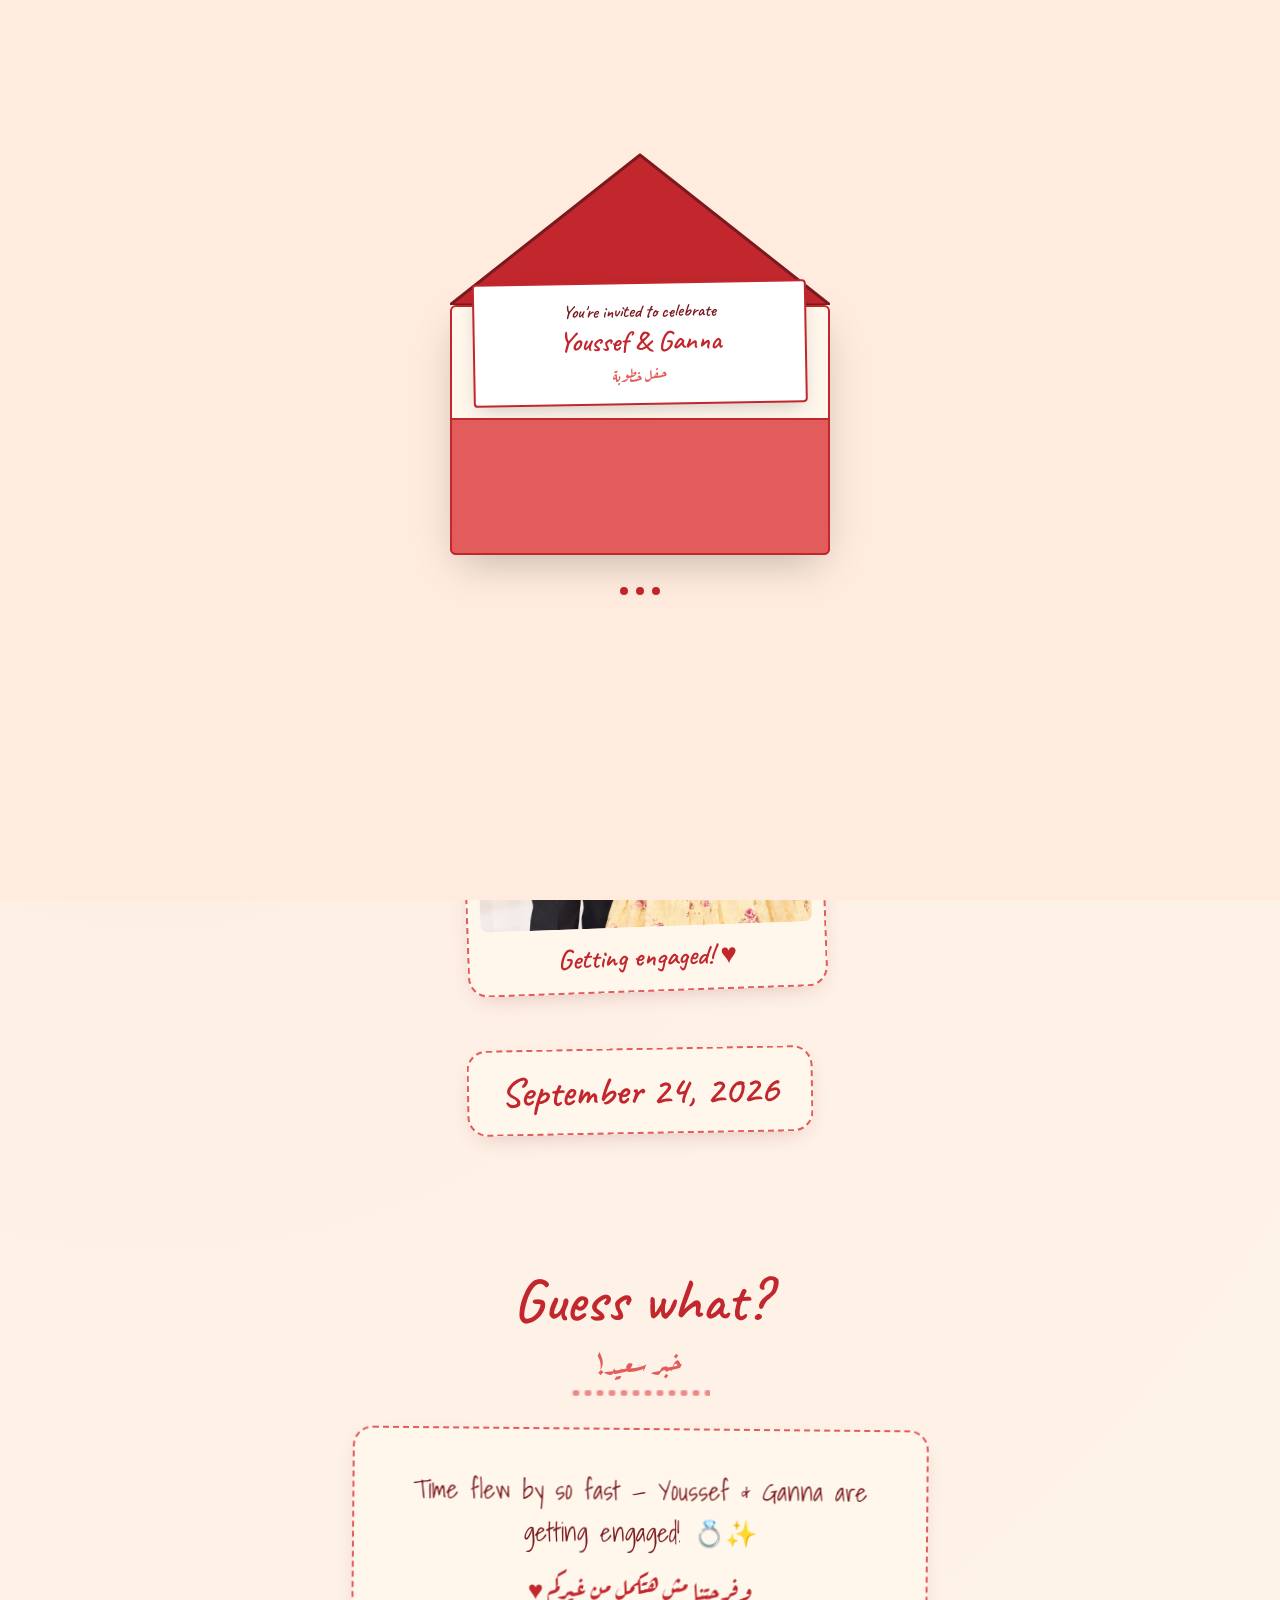
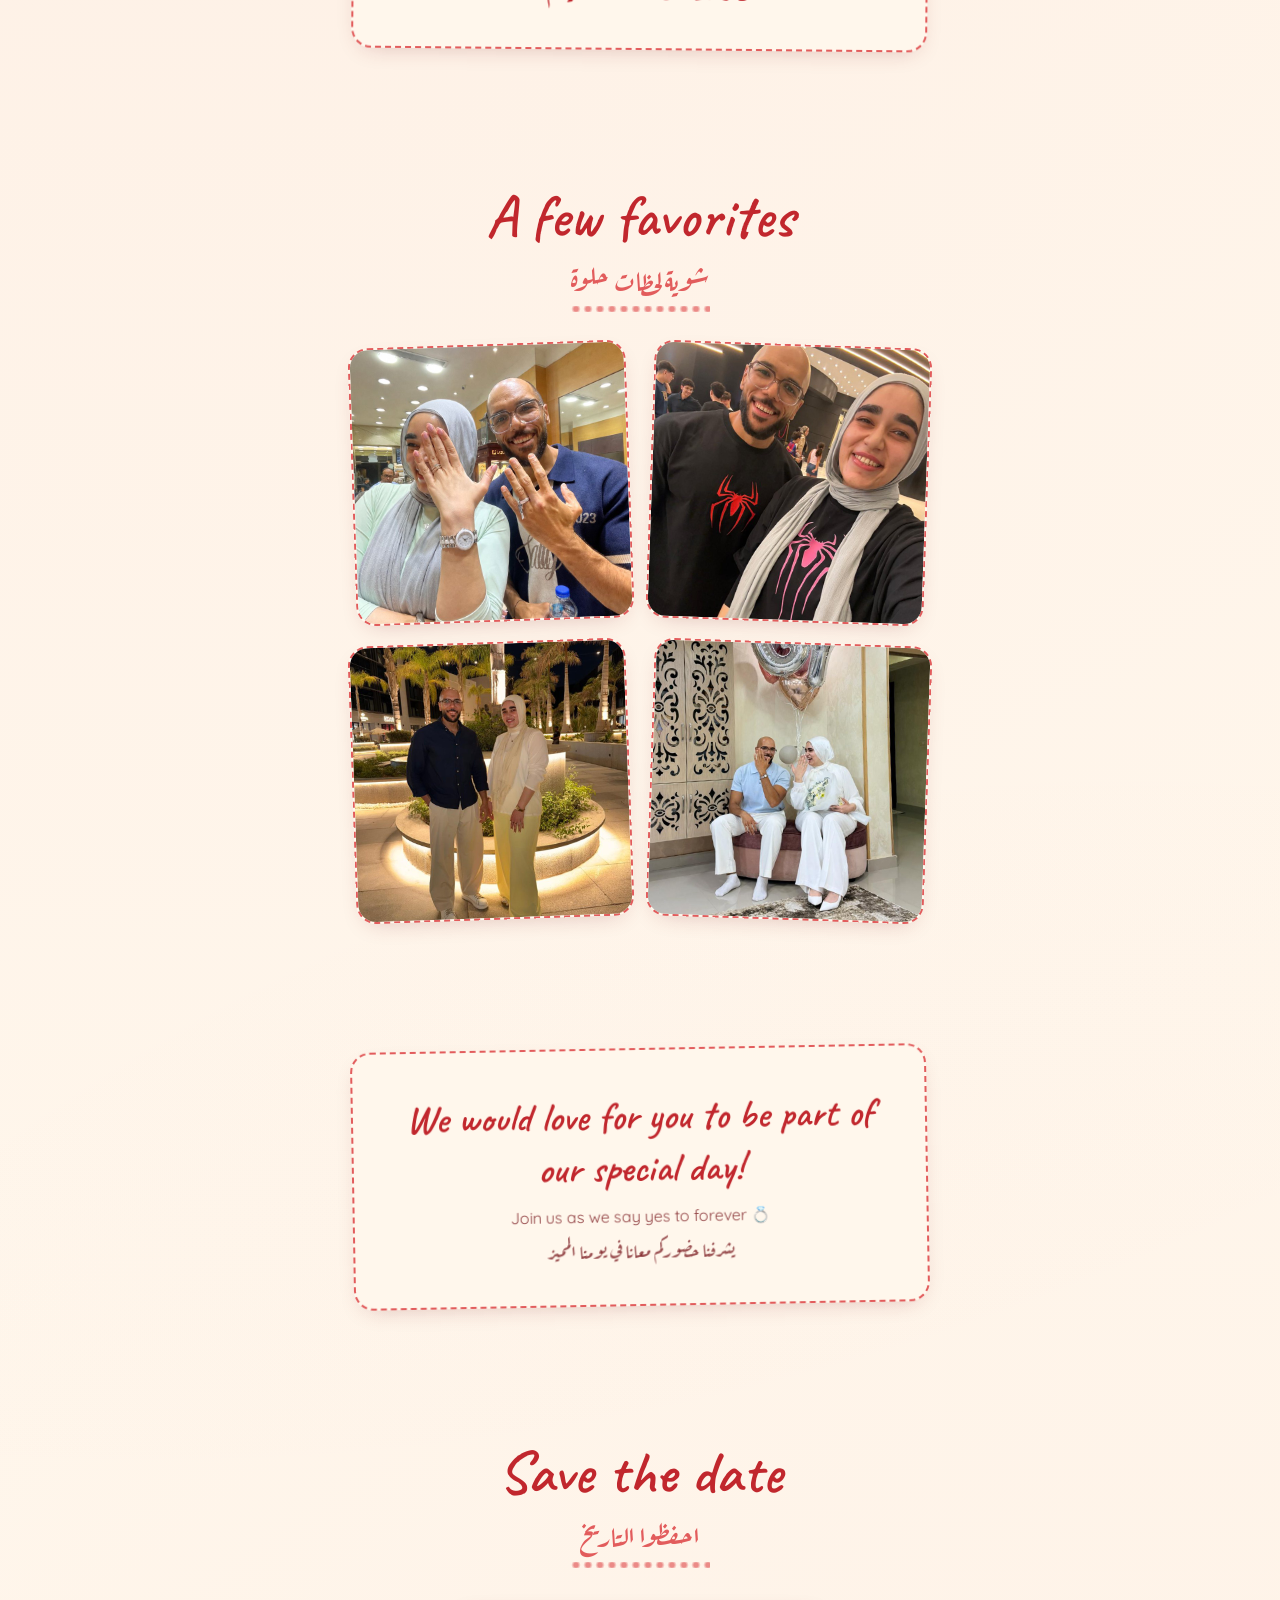
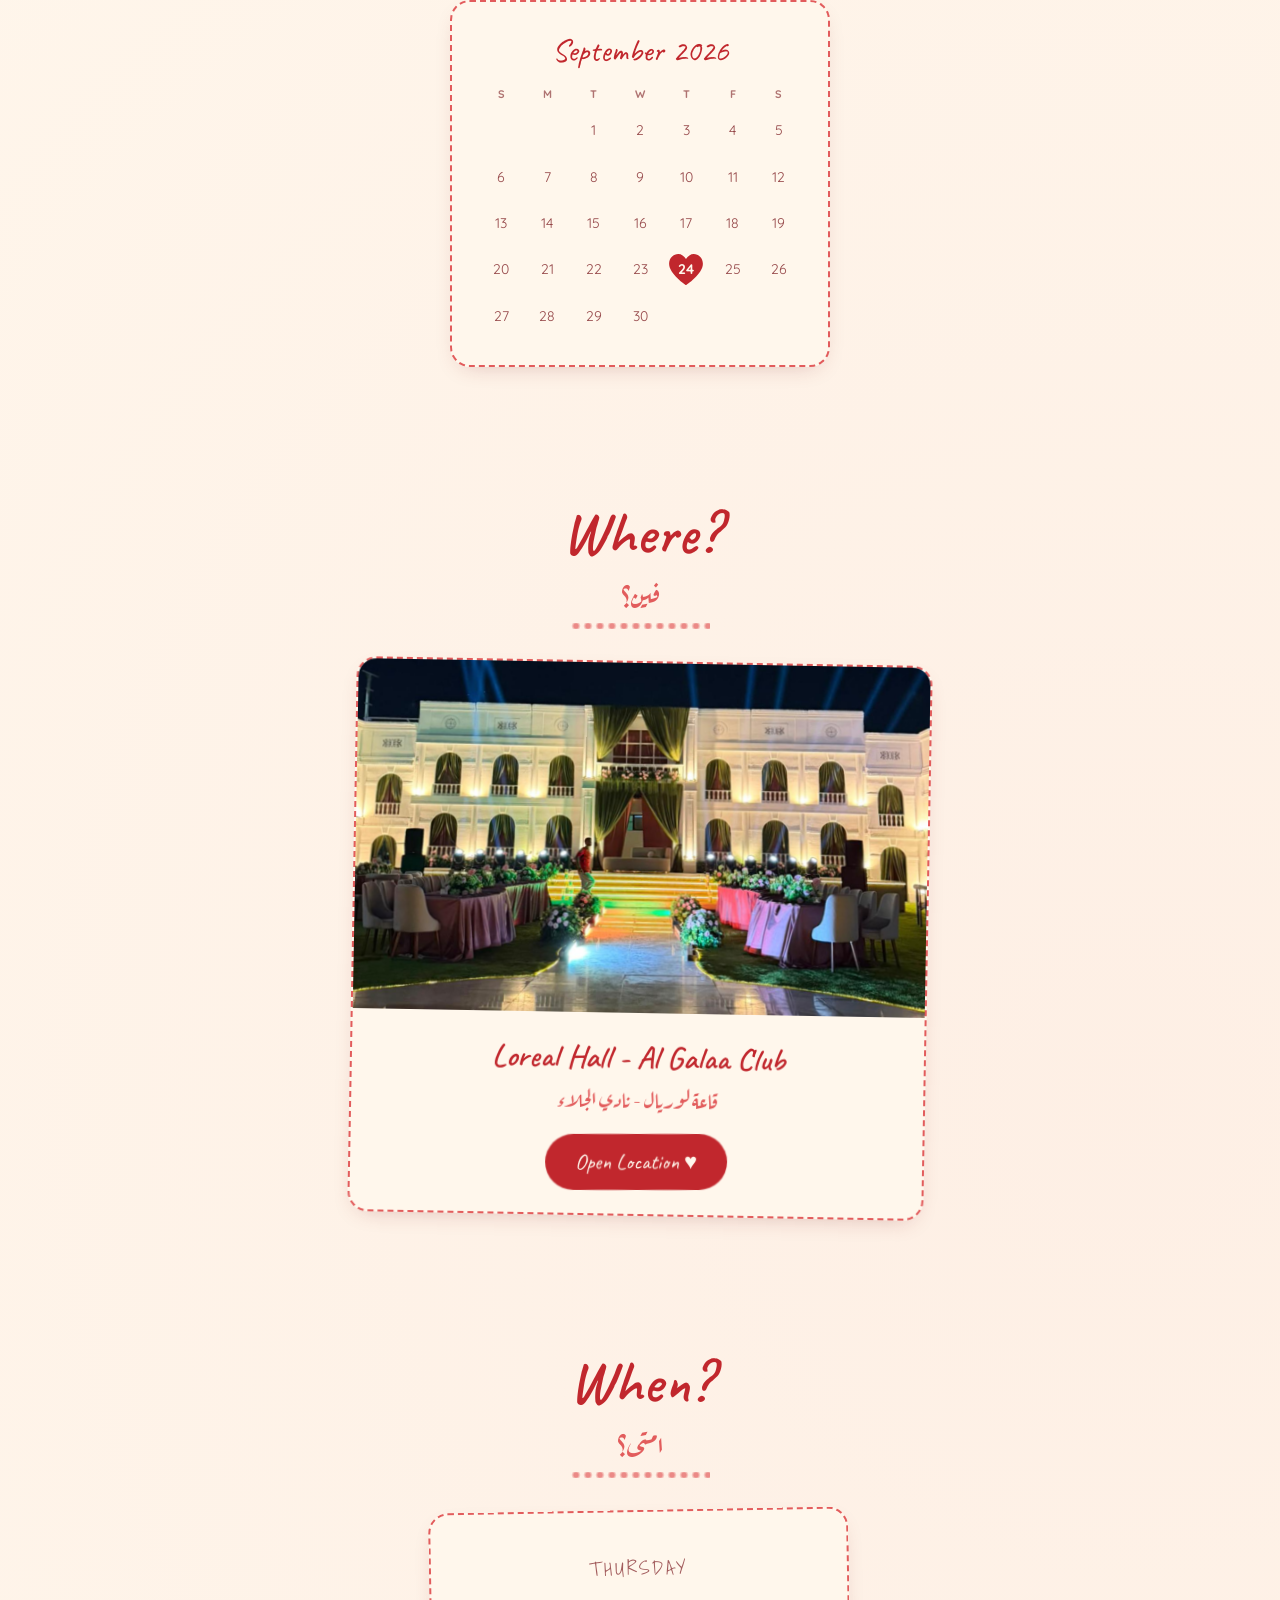
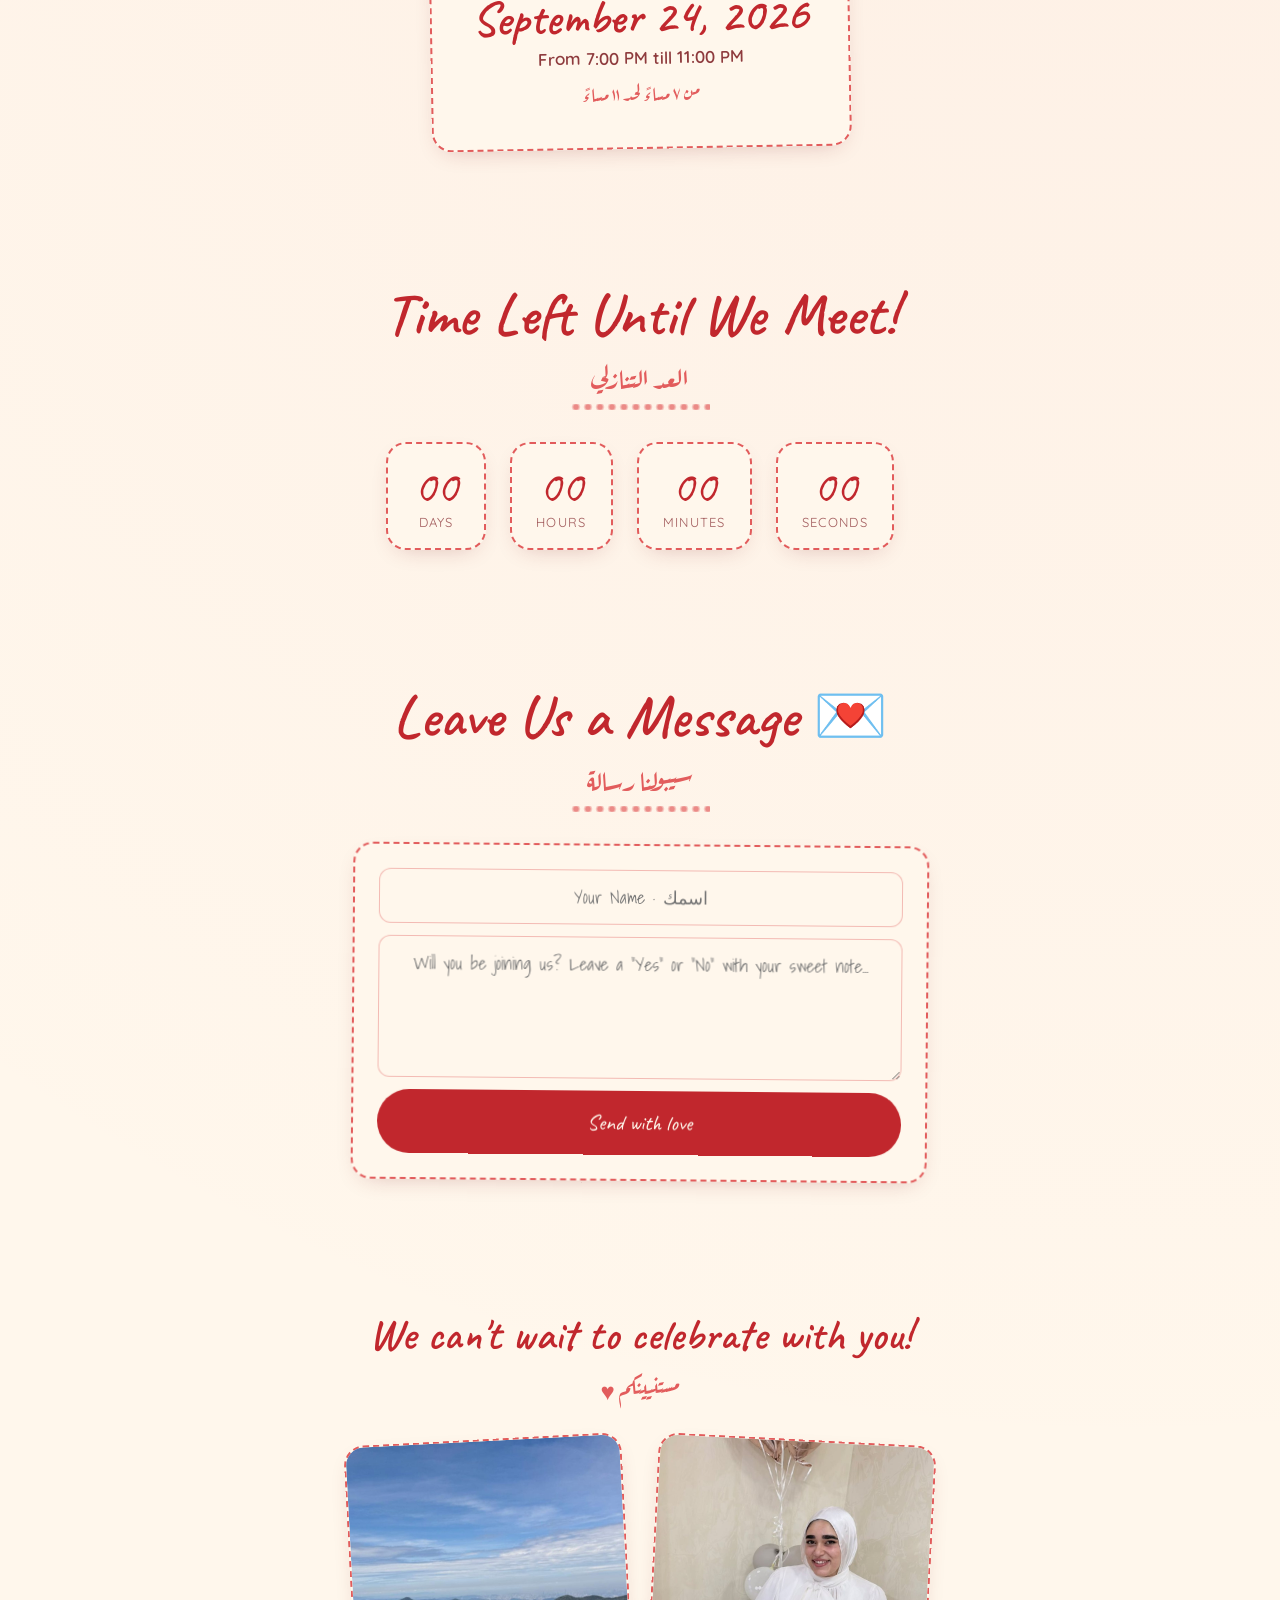
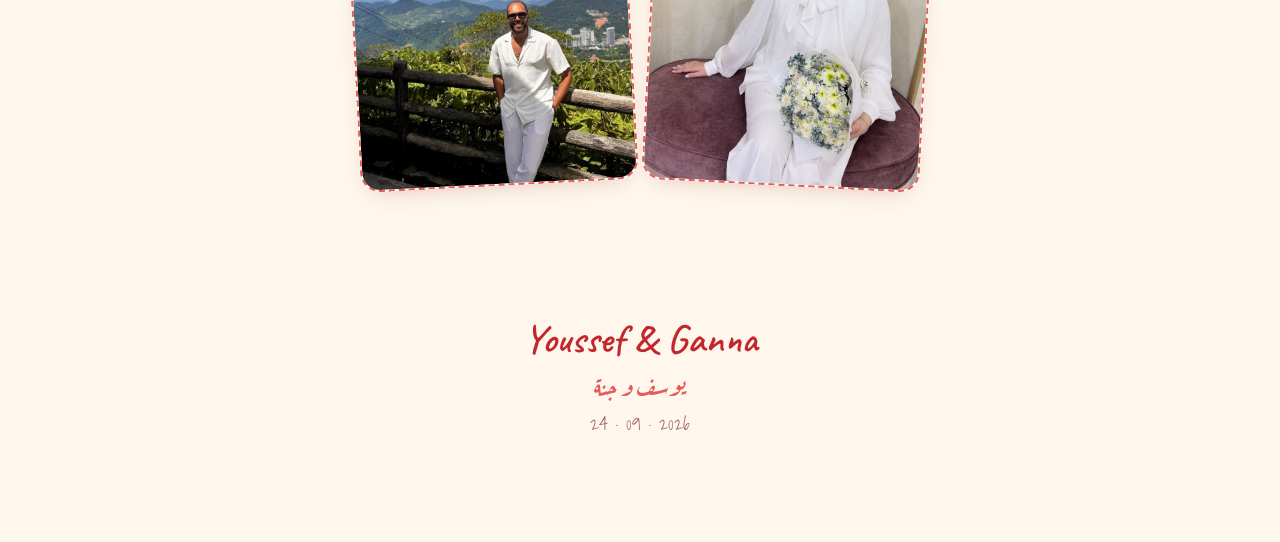
<file: index.html>
<!DOCTYPE html>
<html lang="en">

<head>
  <meta charset="UTF-8" />
  <meta name="viewport" content="width=device-width, initial-scale=1.0" />

  <title>Youssef &amp; Ganna — Engagement</title>
  <meta name="description" content="Youssef & Ganna are getting engaged! 24 · 09 · 2026" />
  <meta property="og:title" content="Youssef &amp; Ganna — Engagement 💍" />
  <meta property="og:description"
    content="You're invited to celebrate our engagement! ندعوكم لحفل خطوبتنا · Thursday, September 24, 2026 · Loreal Hall - Al Galaa Club" />
  <meta property="og:type" content="website" />
  <meta property="og:url" content="https://deraz.github.io/wegz-engagement/" />
  <meta property="og:image" content="https://deraz.github.io/wegz-engagement/assets/og-cover.png" />
  <meta property="og:image:width" content="1200" />
  <meta property="og:image:height" content="630" />
  <meta property="og:image:alt" content="Youssef & Ganna engagement invitation — September 24, 2026" />
  <meta name="twitter:card" content="summary_large_image" />
  <meta name="twitter:title" content="Youssef &amp; Ganna — Engagement 💍" />
  <meta name="twitter:image" content="https://deraz.github.io/wegz-engagement/assets/og-cover.png" />
  <meta name="theme-color" content="#fff7ec" />

  <link rel="preconnect" href="https://fonts.googleapis.com" />
  <link rel="preconnect" href="https://fonts.gstatic.com" crossorigin />
  <link
    href="https://fonts.googleapis.com/css2?family=Caveat:wght@400;500;600;700&family=Shadows+Into+Light&family=Quicksand:wght@400;500;600;700&family=Aref+Ruqaa:wght@400;700&display=swap"
    rel="stylesheet" />
  <link rel="stylesheet" href="styles.css" />
</head>

<body>

  <!-- ===== PRELOADER: sealed envelope that opens ===== -->
  <div id="preloader" class="preloader">
    <div class="preloader-bg"></div>

    <div class="envelope-zone pop-in">
      <div class="envelope" aria-hidden="true">
        <div class="env-back"></div>
        <div class="env-letter" id="env-letter">
          <p class="hand letter-line-sm">You're invited to celebrate</p>
          <p class="hand letter-line-lg">Youssef &amp; Ganna</p>
          <p class="ar letter-line-ar">حفل خطوبة</p>
        </div>
        <div class="env-pocket"></div>
        <div class="env-flap" id="env-flap">
          <svg viewBox="0 0 380 160">
            <polygon points="0,0 380,0 190,150" />
          </svg>
        </div>
        <div class="env-seal" id="env-seal">
          <svg viewBox="0 0 32 30">
            <path d="M16 27S3 18.5 3 10.5C3 6 6.5 3 10 3c2.5 0 4.5 1.5 6 4 1.5-2.5 3.5-4 6-4 3.5 0 7 3 7 7.5C29 18.5 16 27 16 27z" />
          </svg>
        </div>
      </div>
      <div class="load-dots"><span></span><span></span><span></span></div>
    </div>
  </div>

  <!-- ===== FLOATING HEARTS BACKGROUND ===== -->
  <div class="sky" id="sky" aria-hidden="true"></div>

  <main class="page">

    <!-- ===== HERO ===== -->
    <section class="hero pop-in">
      <p class="scribble eyebrow">✶ You're invited ✶</p>
      <p class="ar eyebrow-ar">ندعوكم لحفل خطوبتنا</p>

      <h1 class="hand couple">
        Youssef
        <span class="amp scribble">&amp;</span>
        Ganna
      </h1>
      <p class="ar couple-ar">يوسف و جنة</p>

      <div class="hero-photo">
        <div class="taped">
          <figure class="card polaroid tilt-l2">
            <img src="assets/Hero.jpeg" alt="Youssef and Ganna as kids" class="polaroid-img" />
            <figcaption class="hand polaroid-caption">Getting engaged! ♥</figcaption>
          </figure>
        </div>
      </div>

      <div class="date-pill-zone">
        <div class="card date-pill tilt-l1">
          <p class="hand date-pill-text" id="hero-date">September 24, 2026</p>
        </div>
      </div>
    </section>

    <!-- ===== STORY ===== -->
    <section class="centered">
      <h2 class="hand section-title">Guess what?<span class="ar title-ar">خبر سعيد!</span></h2>
      <div class="card pad-lg tilt-r0">
        <p class="scribble story-line">
          Time flew by so fast — Youssef &amp; Ganna are getting engaged! 💍✨
        </p>
        <p class="ar story-line-ar">وفرحتنا مش هتكمل من غيركم ♥</p>
      </div>
    </section>

    <!-- ===== GALLERY ===== -->
    <section>
      <h2 class="hand section-title">A few favorites<span class="ar title-ar">شوية لحظات حلوة</span></h2>
      <div class="photo-grid">
        <div class="card clip tilt-l2"><img src="assets/Photo1.jpeg" alt="Picking the rings" loading="lazy" /></div>
        <div class="card clip tilt-r2"><img src="assets/Photo2.jpeg" alt="Matching Spider-Man tees" loading="lazy" /></div>
        <div class="card clip tilt-l2"><img src="assets/Photo3.jpeg" alt="A night out" loading="lazy" /></div>
        <div class="card clip tilt-r2"><img src="assets/Photo4.jpeg" alt="She said yes!" loading="lazy" /></div>
      </div>
    </section>

    <!-- ===== INVITATION ===== -->
    <section class="centered">
      <div class="card pad-lg tilt-l1">
        <p class="hand invite-line">We would love for you to be part of our special day!</p>
        <p class="invite-sub">Join us as we say yes to forever 💍</p>
        <p class="ar invite-sub-ar">يشرفنا حضوركم معانا في يومنا المميز</p>
      </div>
    </section>

    <!-- ===== CALENDAR ===== -->
    <section>
      <h2 class="hand section-title">Save the date<span class="ar title-ar">احفظوا التاريخ</span></h2>
      <div class="card month" id="month"></div>
    </section>

    <!-- ===== WHERE ===== -->
    <section>
      <h2 class="hand section-title">Where?<span class="ar title-ar">فين؟</span></h2>
      <div class="card clip tilt-r1">
        <img src="assets/Venue.jpeg" alt="Loreal Hall - Al Galaa Club" class="venue-img" loading="lazy" />
        <div class="venue-body">
          <p class="hand venue-title" id="venue-name">Loreal Hall - Al Galaa Club</p>
          <p class="ar venue-title-ar" id="venue-name-ar">قاعة لوريال - نادي الجلاء</p>
          <p class="venue-sub" id="venue-address"></p>
          <a class="btn pill" id="maps-link" href="#" target="_blank" rel="noreferrer">Open Location ♥</a>
        </div>
      </div>
    </section>

    <!-- ===== WHEN ===== -->
    <section class="centered">
      <h2 class="hand section-title">When?<span class="ar title-ar">امتى؟</span></h2>
      <div class="card pad-lg tilt-l1 when-card">
        <p class="scribble when-dow" id="when-dow">Thursday</p>
        <p class="hand when-date" id="when-date">September 24, 2026</p>
        <p class="when-time" id="when-time">From 7:00 PM till 11:00 PM</p>
        <p class="ar when-time-ar">من ٧ مساءً لحد ١١ مساءً</p>
      </div>
    </section>

    <!-- ===== COUNTDOWN ===== -->
    <section class="centered">
      <h2 class="hand section-title">Time Left Until We Meet!<span class="ar title-ar">العد التنازلي</span></h2>
      <div class="ticker" id="ticker"></div>
    </section>

    <!-- ===== MESSAGE / RSVP ===== -->
    <section>
      <h2 class="hand section-title">Leave Us a Message 💌<span class="ar title-ar">سيبولنا رسالة</span></h2>
      <form id="note-form" class="card pad-md note-form tilt-r0">
        <input id="note-name" type="text" placeholder="Your Name · اسمك" class="scribble field" />
        <textarea id="note-text" rows="4" class="scribble field"
          placeholder='Will you be joining us? Leave a "Yes" or "No" with your sweet note...'></textarea>
        <button type="submit" class="btn wide">Send with love</button>
      </form>
    </section>

    <!-- ===== FINAL ===== -->
    <section class="centered">
      <h2 class="hand final-line">We can't wait to celebrate with you!</h2>
      <p class="ar final-line-ar">مستنيينكم ♥</p>
      <div class="photo-grid duo">
        <div class="card clip tilt-l3"><img src="assets/Final1.jpeg" alt="Youssef" loading="lazy" /></div>
        <div class="card clip tilt-r3"><img src="assets/Final2.jpeg" alt="Ganna" loading="lazy" /></div>
      </div>
    </section>

    <!-- ===== FOOTER ===== -->
    <footer class="centered footer">
      <p class="hand footer-couple">Youssef &amp; Ganna</p>
      <p class="ar footer-couple-ar">يوسف و جنة</p>
      <p class="scribble footer-date" id="footer-date">24 · 09 · 2026</p>
    </footer>
  </main>

  <!-- ===== TOAST ===== -->
  <div id="toast" class="toast" role="status" aria-live="polite"></div>

  <!-- ===== MUSIC ===== -->
  <audio id="tune" src="assets/Music.wav" loop preload="auto" playsinline></audio>

  <button id="tune-toggle" class="tune-btn" aria-label="Toggle Music">
    <span class="tune-icon">
      <svg class="ico-play" viewBox="0 0 24 24" fill="currentColor"><path d="M8 5v14l11-7z" /></svg>
      <svg class="ico-pause" viewBox="0 0 24 24" fill="currentColor" style="display:none"><path d="M6 19h4V5H6v14zm8-14v14h4V5h-4z" /></svg>
    </span>
    <span class="tune-waves"><i></i><i></i><i></i></span>
  </button>

  <script src="script.js"></script>
</body>

</html>
</file>
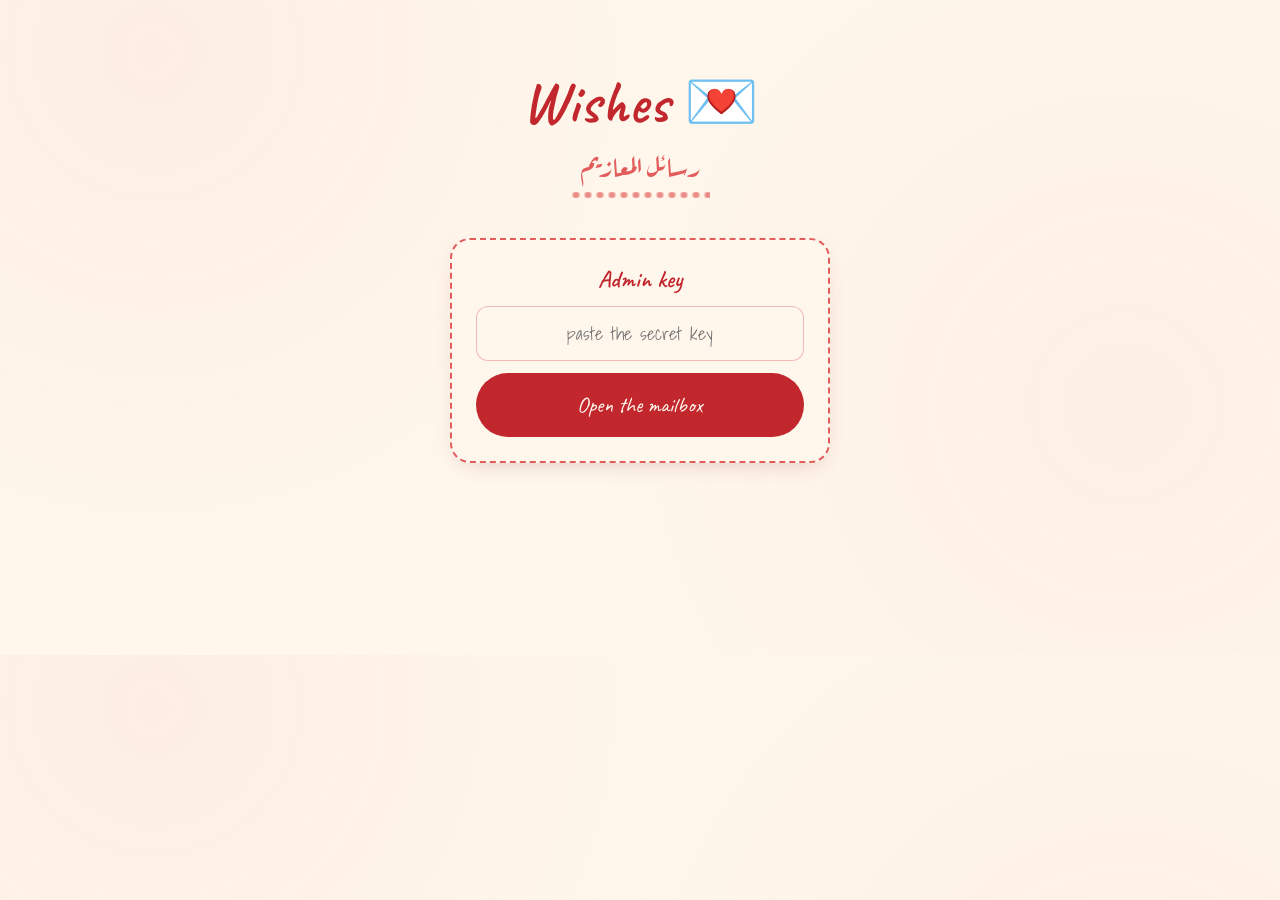
<file: admin.html>
<!DOCTYPE html>
<html lang="en">

<head>
  <meta charset="UTF-8" />
  <meta name="viewport" content="width=device-width, initial-scale=1.0" />
  <meta name="robots" content="noindex, nofollow" />
  <title>Wishes — Admin</title>

  <link rel="preconnect" href="https://fonts.googleapis.com" />
  <link rel="preconnect" href="https://fonts.gstatic.com" crossorigin />
  <link
    href="https://fonts.googleapis.com/css2?family=Caveat:wght@400;500;600;700&family=Shadows+Into+Light&family=Quicksand:wght@400;500;600;700&family=Aref+Ruqaa:wght@400;700&display=swap"
    rel="stylesheet" />
  <link rel="stylesheet" href="styles.css" />
  <style>
    /* admin-only extras on top of the shared theme */
    .admin-bar {
      display: flex;
      align-items: baseline;
      justify-content: space-between;
      gap: 12px;
      margin: 0 0 20px;
    }
    .wish-count { font-family: var(--hand); font-size: 26px; color: var(--ink); }
    .admin-actions { display: flex; gap: 14px; align-items: baseline; }
    .linkish {
      background: none;
      border: none;
      padding: 0;
      font-family: var(--body);
      font-size: 14px;
      color: rgba(122, 26, 31, 0.7);
      text-decoration: underline;
      cursor: pointer;
    }
    .wish { padding: 18px 20px; margin-bottom: 16px; }
    .wish-msg { font-family: var(--scribble); font-size: 19px; color: var(--ink-dark); margin: 0; overflow-wrap: anywhere; }
    .wish-meta { font-size: 13px; color: rgba(122, 26, 31, 0.65); margin: 10px 0 0; }
    .wish-meta .who { font-family: var(--hand); font-size: 19px; color: var(--ink); margin-right: 8px; }
    .state-note { text-align: center; font-family: var(--hand); font-size: 24px; color: var(--ink-soft); }
  </style>
</head>

<body>
  <main class="page">
    <section class="centered" style="margin-bottom:40px">
      <h1 class="hand section-title" style="margin-bottom:8px">Wishes 💌<span class="ar title-ar">رسائل المعازيم</span></h1>
    </section>

    <!-- key gate -->
    <section id="gate" class="centered" hidden>
      <form id="key-form" class="card pad-md note-form" style="max-width:380px;margin:0 auto">
        <p class="hand" style="font-size:24px;color:var(--ink);margin:0">Admin key</p>
        <input id="key-input" type="password" placeholder="paste the secret key" class="scribble field" />
        <button type="submit" class="btn wide">Open the mailbox</button>
      </form>
    </section>

    <!-- wishes list -->
    <section id="panel" hidden>
      <div class="admin-bar">
        <span class="wish-count" id="count">…</span>
        <span class="admin-actions">
          <button class="linkish" id="refresh">refresh</button>
          <button class="linkish" id="logout">forget key</button>
        </span>
      </div>
      <p class="state-note" id="state">Opening the mailbox…</p>
      <div id="list"></div>
    </section>
  </main>

  <div id="toast" class="toast" role="status" aria-live="polite"></div>

  <script>
    const ENDPOINT = "https://script.google.com/macros/s/AKfycbx-yPIVaJyXrlGbcSzlg6k-VbQdBtaR2WUkJ917wE0NmGGb_XsO1jX2hjNb_I2Vg7CC/exec";
    const KEY_STORE = "wishes-admin-key";

    const gate = document.getElementById("gate");
    const panel = document.getElementById("panel");
    const state = document.getElementById("state");
    const list = document.getElementById("list");
    const count = document.getElementById("count");

    function showToast(message) {
      const t = document.getElementById("toast");
      t.textContent = message;
      t.classList.add("show");
      clearTimeout(showToast._timer);
      showToast._timer = setTimeout(() => t.classList.remove("show"), 3500);
    }

    function getKey() {
      try { return localStorage.getItem(KEY_STORE) || ""; } catch { return ""; }
    }
    function setKey(v) {
      try { v ? localStorage.setItem(KEY_STORE, v) : localStorage.removeItem(KEY_STORE); } catch {}
    }

    function show(which) {
      gate.hidden = which !== "gate";
      panel.hidden = which !== "panel";
    }

    function fmtDate(iso) {
      const d = new Date(iso);
      if (isNaN(d)) return "";
      return d.toLocaleString(undefined, { day: "numeric", month: "short", hour: "numeric", minute: "2-digit" });
    }

    async function load() {
      show("panel");
      state.hidden = false;
      state.textContent = "Opening the mailbox…";
      list.innerHTML = "";
      count.textContent = "…";
      try {
        const res = await fetch(ENDPOINT + "?key=" + encodeURIComponent(getKey()));
        const data = await res.json();
        if (!data.ok) {
          setKey("");
          show("gate");
          showToast("That key didn't work 🔒");
          return;
        }
        count.textContent = data.wishes.length + (data.wishes.length === 1 ? " wish" : " wishes");
        if (!data.wishes.length) {
          state.textContent = "No wishes yet — share the invitation! 💌";
          return;
        }
        state.hidden = true;
        for (const w of data.wishes) {
          const card = document.createElement("div");
          card.className = "card wish";
          const msg = document.createElement("p");
          msg.className = "wish-msg";
          msg.textContent = w.message;
          const meta = document.createElement("p");
          meta.className = "wish-meta";
          const who = document.createElement("span");
          who.className = "who";
          who.textContent = w.name || "Anonymous";
          meta.appendChild(who);
          meta.appendChild(document.createTextNode(fmtDate(w.at)));
          card.appendChild(msg);
          card.appendChild(meta);
          list.appendChild(card);
        }
      } catch (err) {
        state.textContent = "Couldn't reach the mailbox — try refresh.";
        console.error(err);
      }
    }

    document.getElementById("key-form").addEventListener("submit", (e) => {
      e.preventDefault();
      const v = document.getElementById("key-input").value.trim();
      if (!v) return;
      setKey(v);
      load();
    });
    document.getElementById("refresh").addEventListener("click", load);
    document.getElementById("logout").addEventListener("click", () => {
      setKey("");
      show("gate");
    });

    getKey() ? load() : show("gate");
  </script>
</body>

</html>
</file>
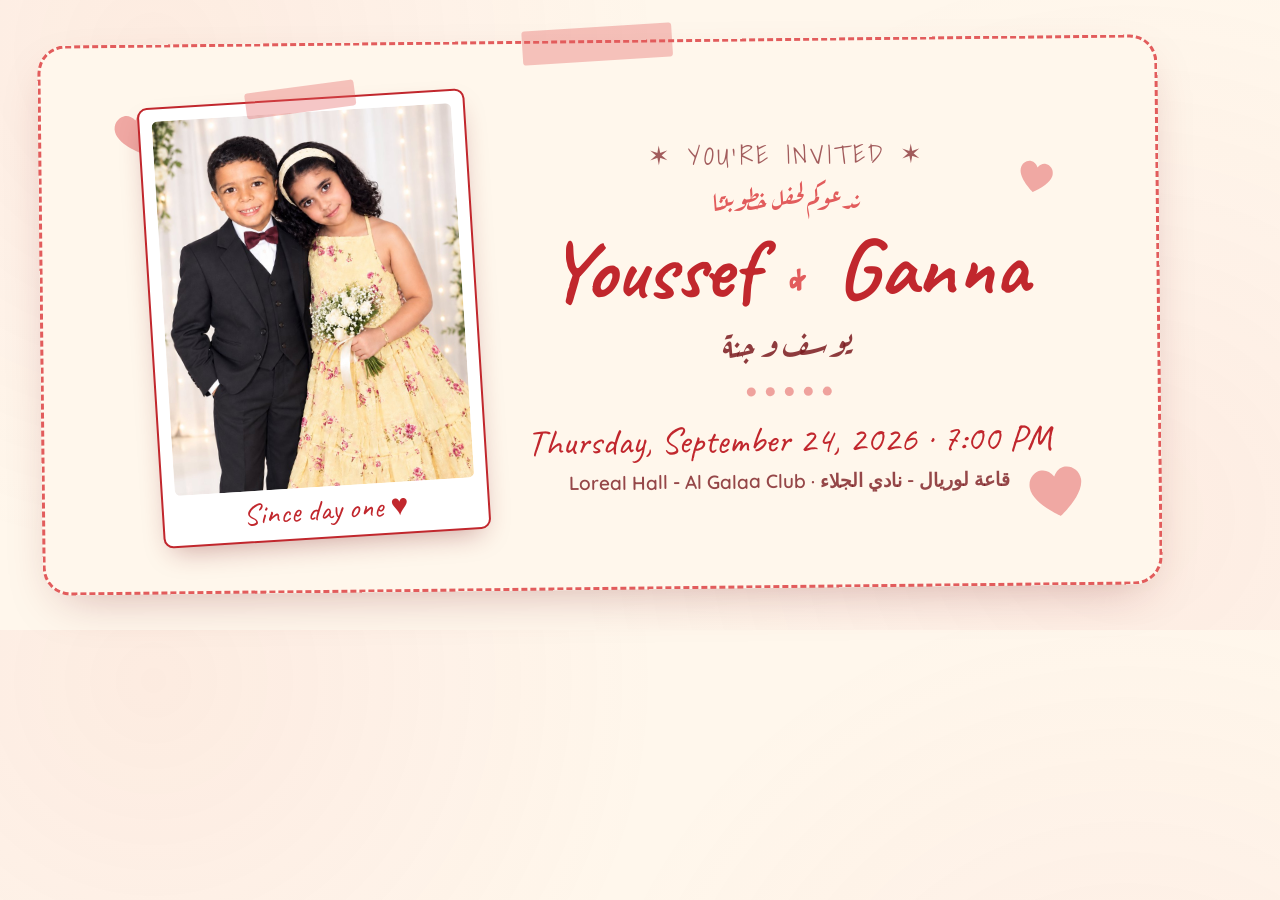
<file: tools/og-cover.html>
<!DOCTYPE html>
<html lang="en">
<!-- Open Graph cover generator: render at exactly 1200x630 and screenshot.
     Regenerate after the real hero photo arrives:
       msedge --headless --disable-gpu --force-device-scale-factor=1 --hide-scrollbars \
         --window-size=1200,630 --virtual-time-budget=8000 \
         --screenshot=assets/og-cover.png tools/og-cover.html
     To feature the photo, un-hide the .photo block and point it at the asset. -->

<head>
  <meta charset="UTF-8" />
  <link
    href="https://fonts.googleapis.com/css2?family=Caveat:wght@600;700&family=Shadows+Into+Light&family=Quicksand:wght@500;600&family=Aref+Ruqaa:wght@400;700&display=swap"
    rel="stylesheet" />
  <style>
    * { box-sizing: border-box; margin: 0; }
    body {
      width: 1200px;
      height: 630px;
      overflow: hidden;
      background: #fff7ec;
      background-image:
        radial-gradient(circle at 12% 8%, rgba(226, 92, 92, 0.08), transparent 40%),
        radial-gradient(circle at 88% 82%, rgba(226, 92, 92, 0.07), transparent 45%);
      font-family: 'Quicksand', sans-serif;
      color: #7a1a1f;
      display: flex;
      align-items: center;
      justify-content: center;
    }
    .frame {
      width: 1120px;
      height: 550px;
      border: 3px dashed #e25c5c;
      border-radius: 28px;
      background: #fff7ec;
      box-shadow: 0 18px 50px -20px rgba(122, 26, 31, 0.35);
      display: flex;
      align-items: center;
      justify-content: center;
      gap: 48px;
      text-align: center;
      position: relative;
      transform: rotate(-0.6deg);
      padding: 0 56px;
    }
    .polaroid {
      flex: none;
      background: #fff;
      border: 2px solid #c1272d;
      border-radius: 10px;
      padding: 12px 12px 8px;
      transform: rotate(-3deg);
      box-shadow: 0 12px 28px -10px rgba(122, 26, 31, 0.4);
      position: relative;
    }
    .polaroid img { width: 300px; height: 375px; object-fit: cover; border-radius: 6px; display: block; }
    .polaroid .cap { font-family: 'Caveat', cursive; font-size: 30px; color: #c1272d; margin-top: 4px; }
    .polaroid .ptape {
      position: absolute;
      top: -14px;
      left: 50%;
      transform: translateX(-50%) rotate(-4deg);
      width: 110px;
      height: 26px;
      background: rgba(226, 92, 92, 0.35);
      border-radius: 3px;
    }
    .stack { display: flex; flex-direction: column; align-items: center; }
    .eyebrow {
      font-family: 'Shadows Into Light', cursive;
      font-size: 26px;
      letter-spacing: 0.12em;
      text-transform: uppercase;
      color: rgba(122, 26, 31, 0.7);
    }
    .eyebrow-ar { font-family: 'Aref Ruqaa', serif; font-size: 26px; color: #e25c5c; margin-top: 2px; }
    .names {
      font-family: 'Caveat', cursive;
      font-weight: 700;
      font-size: 84px;
      line-height: 1.02;
      color: #c1272d;
      margin: 8px 0 2px;
      white-space: nowrap;
    }
    .names .amp { font-family: 'Shadows Into Light', cursive; font-size: 46px; color: #e25c5c; margin: 0 12px; }
    .names-ar { font-family: 'Aref Ruqaa', serif; font-size: 34px; color: rgba(122, 26, 31, 0.85); }
    .divider { display: flex; gap: 10px; margin: 20px 0; justify-content: center; }
    .divider i { width: 9px; height: 9px; border-radius: 50%; background: rgba(226, 92, 92, 0.55); }
    .when { font-family: 'Caveat', cursive; font-size: 37px; color: #c1272d; white-space: nowrap; }
    .where { font-size: 19px; font-weight: 600; color: rgba(122, 26, 31, 0.8); margin-top: 6px; white-space: nowrap; }
    .heart {
      position: absolute;
      fill: #e25c5c;
      opacity: 0.5;
    }
    .tape {
      position: absolute;
      top: -16px;
      left: 50%;
      transform: translateX(-50%) rotate(-3deg);
      width: 150px;
      height: 34px;
      background: rgba(226, 92, 92, 0.35);
      border-radius: 3px;
    }
  </style>
</head>

<body>
  <div class="frame">
    <div class="tape"></div>
    <svg class="heart" style="width:56px;left:70px;top:60px;transform:rotate(-14deg)" viewBox="0 0 32 30"><path d="M16 27S3 18.5 3 10.5C3 6 6.5 3 10 3c2.5 0 4.5 1.5 6 4 1.5-2.5 3.5-4 6-4 3.5 0 7 3 7 7.5C29 18.5 16 27 16 27z"/></svg>
    <svg class="heart" style="width:40px;right:100px;top:120px;transform:rotate(12deg)" viewBox="0 0 32 30"><path d="M16 27S3 18.5 3 10.5C3 6 6.5 3 10 3c2.5 0 4.5 1.5 6 4 1.5-2.5 3.5-4 6-4 3.5 0 7 3 7 7.5C29 18.5 16 27 16 27z"/></svg>
    <svg class="heart" style="width:34px;left:150px;bottom:80px;transform:rotate(8deg)" viewBox="0 0 32 30"><path d="M16 27S3 18.5 3 10.5C3 6 6.5 3 10 3c2.5 0 4.5 1.5 6 4 1.5-2.5 3.5-4 6-4 3.5 0 7 3 7 7.5C29 18.5 16 27 16 27z"/></svg>
    <svg class="heart" style="width:64px;right:70px;bottom:60px;transform:rotate(-9deg)" viewBox="0 0 32 30"><path d="M16 27S3 18.5 3 10.5C3 6 6.5 3 10 3c2.5 0 4.5 1.5 6 4 1.5-2.5 3.5-4 6-4 3.5 0 7 3 7 7.5C29 18.5 16 27 16 27z"/></svg>

    <div class="polaroid">
      <div class="ptape"></div>
      <img src="../assets/Hero.jpeg" alt="" />
      <div class="cap">Since day one ♥</div>
    </div>

    <div class="stack">
      <div class="eyebrow">✶ You're invited ✶</div>
      <div class="eyebrow-ar">ندعوكم لحفل خطوبتنا</div>
      <div class="names">Youssef <span class="amp">&amp;</span> Ganna</div>
      <div class="names-ar">يوسف و جنة</div>
      <div class="divider"><i></i><i></i><i></i><i></i><i></i></div>
      <div class="when">Thursday, September 24, 2026 · 7:00 PM</div>
      <div class="where">Loreal Hall - Al Galaa Club · قاعة لوريال - نادي الجلاء</div>
    </div>
  </div>
</body>

</html>
</file>
<file: styles.css>
/* ==========================================================
   Youssef & Ganna — Engagement invitation
   Scrapbook style: warm paper, red ink, taped-down cards.
   ========================================================== */

/* ---------- Tokens ---------- */
:root {
  --paper: #fff7ec;
  --paper-warm: #fbe7d2;
  --ink: #c1272d;
  --ink-soft: #e25c5c;
  --ink-dark: #7a1a1f;
  --loader-bg: #ffecde;

  --hand: 'Caveat', cursive;
  --scribble: 'Shadows Into Light', cursive;
  --body: 'Quicksand', sans-serif;
  --arabic: 'Aref Ruqaa', serif;
}

* { box-sizing: border-box; }
html, body { margin: 0; padding: 0; }

body {
  font-family: var(--body);
  background-color: var(--paper);
  color: var(--ink-dark);
  background-image:
    radial-gradient(circle at 12% 8%, rgba(226, 92, 92, 0.06), transparent 40%),
    radial-gradient(circle at 88% 62%, rgba(226, 92, 92, 0.05), transparent 45%);
  overflow-x: hidden;
}

h1, h2, h3, .hand { font-family: var(--hand); font-weight: 600; }
.scribble { font-family: var(--scribble); }
.ar { font-family: var(--arabic); direction: rtl; }
.centered { text-align: center; }
img { max-width: 100%; display: block; }

/* ---------- Layout ---------- */
.page {
  max-width: 640px;
  margin: 0 auto;
  padding: 40px 20px;
  position: relative;
  z-index: 10;
}
.page > section, .page > footer { margin-bottom: 96px; }
.page > footer { margin-bottom: 0; padding-bottom: 40px; }

@media (min-width: 768px) {
  .page { padding: 64px 32px; }
  .page > section { margin-bottom: 128px; }
}

/* ---------- Paper cards ---------- */
.card {
  background: var(--paper);
  border: 2px dashed var(--ink-soft);
  border-radius: 1.25rem;
  box-shadow: 0 8px 24px -12px rgba(122, 26, 31, 0.3);
}
.pad-md { padding: 24px; }
.pad-lg { padding: 28px; }
@media (min-width: 768px) { .pad-lg { padding: 40px; } }
.clip { overflow: hidden; }

/* slight hand-placed tilts */
.tilt-l3 { transform: rotate(-3deg); }
.tilt-l2 { transform: rotate(-2deg); }
.tilt-l1 { transform: rotate(-1deg); }
.tilt-r0 { transform: rotate(0.5deg); }
.tilt-r1 { transform: rotate(1deg); }
.tilt-r2 { transform: rotate(2deg); }
.tilt-r3 { transform: rotate(3deg); }

/* ---------- Section titles ---------- */
.section-title {
  font-size: 52px;
  color: var(--ink);
  text-align: center;
  margin: 0 0 32px;
  width: 100%;
}
.section-title::after {
  content: "";
  display: block;
  width: 140px;
  height: 6px;
  margin: 6px auto 0;
  background: radial-gradient(circle, var(--ink-soft) 30%, transparent 70%) 0 50%/12px 6px repeat-x;
  opacity: 0.7;
}
.title-ar {
  display: block;
  font-size: 24px;
  font-weight: 400;
  color: var(--ink-soft);
  margin-top: 2px;
}
@media (min-width: 768px) {
  .section-title { font-size: 60px; }
  .title-ar { font-size: 28px; }
}

/* ---------- Hero ---------- */
.hero { text-align: center; }
.eyebrow {
  font-size: 18px;
  color: rgba(122, 26, 31, 0.7);
  letter-spacing: 0.1em;
  text-transform: uppercase;
  margin: 0 0 4px;
}
.eyebrow-ar {
  font-size: 20px;
  color: var(--ink-soft);
  margin: 0 0 10px;
}
.couple {
  font-size: 68px;
  line-height: 1;
  color: var(--ink);
  margin: 0;
}
.couple .amp {
  display: block;
  font-size: 34px;
  color: var(--ink-soft);
  margin: 4px 0;
}
.couple-ar {
  font-size: 26px;
  color: var(--ink-dark);
  opacity: 0.85;
  margin: 10px 0 0;
}
@media (min-width: 768px) {
  .couple { font-size: 104px; }
  .couple .amp { font-size: 44px; }
  .couple-ar { font-size: 32px; }
}

.hero-photo { margin-top: 40px; display: flex; justify-content: center; }
.polaroid { padding: 12px; max-width: 360px; width: 100%; margin: 0; }
.polaroid-img {
  width: 100%;
  aspect-ratio: 4 / 5;
  height: auto;
  object-fit: cover;
  border-radius: 0.5rem;
  background: var(--paper-warm);
}
.polaroid-caption { font-size: 28px; color: var(--ink); margin: 12px 0 4px; }

/* washi tape strip on the hero polaroid */
.taped { position: relative; max-width: 360px; margin: 0 auto; }
.taped::before {
  content: "";
  position: absolute;
  top: -10px;
  left: 50%;
  transform: translateX(-50%) rotate(-4deg);
  width: 70px;
  height: 18px;
  background: rgba(226, 92, 92, 0.4);
  opacity: 0.6;
  border-radius: 2px;
  z-index: 5;
}

.date-pill-zone { margin-top: 56px; display: inline-block; }
.date-pill { padding: 16px 32px; }
.date-pill-text { font-size: 32px; color: var(--ink); margin: 0; white-space: nowrap; }
@media (min-width: 768px) { .date-pill-text { font-size: 40px; } }

/* ---------- Story ---------- */
.story-line { font-size: 22px; line-height: 1.6; color: var(--ink-dark); margin: 0; }
.story-line-ar { font-size: 22px; color: var(--ink); margin: 14px 0 0; }
@media (min-width: 768px) { .story-line { font-size: 26px; } .story-line-ar { font-size: 26px; } }

/* ---------- Gallery ---------- */
.photo-grid {
  display: grid;
  grid-template-columns: repeat(2, 1fr);
  gap: 16px;
}
.photo-grid img { width: 100%; aspect-ratio: 1; height: auto; object-fit: cover; }
@media (min-width: 768px) {
  .photo-grid { gap: 20px; }
}
.duo { margin-top: 32px; }
.duo img { width: 100%; aspect-ratio: 4 / 5; height: auto; object-fit: cover; }

/* ---------- Invitation ---------- */
.invite-line { font-size: 32px; color: var(--ink); line-height: 1.3; margin: 0; }
@media (min-width: 768px) { .invite-line { font-size: 40px; } }
.invite-sub { margin: 12px 0 0; color: rgba(122, 26, 31, 0.8); }
.invite-sub-ar { margin: 8px 0 0; font-size: 19px; color: rgba(122, 26, 31, 0.75); }

/* ---------- Calendar ---------- */
.month { padding: 20px; max-width: 380px; margin: 0 auto; }
@media (min-width: 768px) { .month { padding: 28px; } }
.month-title {
  text-align: center;
  font-family: var(--hand);
  font-size: 32px;
  color: var(--ink);
  margin: 0 0 12px;
}
.month-grid {
  display: grid;
  grid-template-columns: repeat(7, 1fr);
  gap: 4px;
  text-align: center;
}
.month-wd { font-size: 11px; font-weight: 700; color: rgba(122, 26, 31, 0.6); padding: 4px 0; }
.month-day {
  position: relative;
  aspect-ratio: 1;
  display: flex;
  align-items: center;
  justify-content: center;
  font-size: 14px;
  color: rgba(122, 26, 31, 0.8);
}
.month-day.the-day { color: var(--paper); font-weight: 700; }
.month-day.the-day::before {
  content: "";
  position: absolute;
  inset: 0;
  background: url("data:image/svg+xml;utf8,<svg xmlns='http://www.w3.org/2000/svg' viewBox='0 0 32 30' fill='%23c1272d'><path d='M16 27S3 18.5 3 10.5C3 6 6.5 3 10 3c2.5 0 4.5 1.5 6 4 1.5-2.5 3.5-4 6-4 3.5 0 7 3 7 7.5C29 18.5 16 27 16 27z'/></svg>") center/contain no-repeat;
  animation: soft-bounce 2s ease-in-out infinite;
}
.month-day.the-day span { position: relative; z-index: 1; }

/* ---------- Venue ---------- */
.venue-img { width: 100%; aspect-ratio: 1280 / 783; height: auto; object-fit: cover; }
.venue-body { padding: 24px; text-align: center; }
.venue-title { font-size: 32px; color: var(--ink); margin: 0; }
.venue-title-ar { font-size: 22px; color: var(--ink-soft); margin: 2px 0 0; }
.venue-sub { color: rgba(122, 26, 31, 0.8); margin: 4px 0 0; }
.venue-sub:empty { display: none; }

/* ---------- When ---------- */
.when-card { max-width: 420px; margin: 0 auto; }
.when-dow { font-size: 20px; letter-spacing: 0.12em; text-transform: uppercase; color: rgba(122, 26, 31, 0.7); margin: 0; }
.when-date { font-size: 40px; color: var(--ink); margin: 6px 0 4px; line-height: 1.1; }
.when-time { font-size: 17px; font-weight: 600; color: rgba(122, 26, 31, 0.85); margin: 0; }
.when-time-ar { font-size: 20px; color: var(--ink-soft); margin: 8px 0 0; }
@media (min-width: 768px) { .when-date { font-size: 48px; } }

/* ---------- Buttons ---------- */
.btn {
  display: inline-block;
  background: var(--ink);
  color: var(--paper);
  font-family: var(--hand);
  font-size: 22px;
  padding: 14px 30px;
  border: none;
  border-radius: 9999px;
  cursor: pointer;
  text-decoration: none;
  transition: all 0.25s ease;
}
.btn:hover { background: var(--ink-dark); transform: translateY(-2px); }
.pill { margin-top: 20px; transform: rotate(-1deg); }
.pill:hover { transform: rotate(0deg) translateY(-2px); }
.wide { width: 100%; padding: 18px; }

/* ---------- Countdown ---------- */
.ticker { display: flex; justify-content: center; gap: 12px; flex-wrap: wrap; }
@media (min-width: 768px) { .ticker { gap: 24px; } }
.tick-box {
  background: var(--paper);
  border: 2px dashed var(--ink-soft);
  border-radius: 1.25rem;
  padding: 14px 18px;
  min-width: 80px;
  text-align: center;
  box-shadow: 0 8px 24px -12px rgba(122, 26, 31, 0.3);
}
.tick-num { font-family: var(--hand); font-size: 40px; color: var(--ink); line-height: 1; }
.tick-lbl { font-size: 11px; text-transform: uppercase; letter-spacing: 0.1em; color: rgba(122, 26, 31, 0.7); margin-top: 4px; }
@media (min-width: 768px) {
  .tick-box { padding: 18px 24px; min-width: 100px; }
  .tick-num { font-size: 48px; }
  .tick-lbl { font-size: 13px; }
}

/* ---------- Message form ---------- */
.note-form { display: flex; flex-direction: column; gap: 12px; }
.field {
  background: var(--paper);
  border: 1.5px solid rgba(226, 92, 92, 0.4);
  border-radius: 0.75rem;
  padding: 12px 14px;
  font-size: 18px;
  color: var(--ink-dark);
  font-family: var(--scribble);
  outline: none;
  transition: border 0.2s, box-shadow 0.2s;
  width: 100%;
  text-align: center;
}
.field:focus { border-color: var(--ink-soft); box-shadow: 0 0 0 3px rgba(226, 92, 92, 0.25); }
textarea.field { resize: vertical; }

/* ---------- Final + footer ---------- */
.final-line { font-size: 36px; color: var(--ink); line-height: 1.2; margin: 0; }
@media (min-width: 768px) { .final-line { font-size: 44px; } }
.final-line-ar { font-size: 24px; color: var(--ink-soft); margin: 8px 0 0; }
.footer-couple { font-size: 40px; color: var(--ink); margin: 0; }
.footer-couple-ar { font-size: 24px; color: var(--ink-soft); margin: 2px 0 0; }
.footer-date { font-size: 18px; color: rgba(122, 26, 31, 0.7); margin: 6px 0 0; }

/* ---------- Floating hearts ---------- */
.sky {
  position: fixed;
  inset: 0;
  pointer-events: none;
  overflow: hidden;
  z-index: 0;
}
.sky .heart {
  position: absolute;
  color: var(--ink-soft);
  fill: currentColor;
  animation: drift 9s linear infinite;
  opacity: 0.5;
}

/* ---------- Toast ---------- */
.toast {
  position: fixed;
  left: 50%;
  bottom: 28px;
  transform: translateX(-50%) translateY(20px);
  background: var(--ink);
  color: var(--paper);
  padding: 14px 22px;
  border-radius: 9999px;
  font-family: var(--hand);
  font-size: 20px;
  box-shadow: 0 10px 30px -10px rgba(0, 0, 0, 0.4);
  opacity: 0;
  pointer-events: none;
  transition: opacity 0.35s, transform 0.35s;
  z-index: 200;
}
.toast.show { opacity: 1; transform: translateX(-50%) translateY(0); }

/* ---------- Preloader ---------- */
.preloader {
  position: fixed;
  inset: 0;
  z-index: 9999;
  display: flex;
  align-items: center;
  justify-content: center;
  overflow: hidden;
  transition: opacity 0.5s;
}
.preloader.hide { opacity: 0; pointer-events: none; }
.preloader-bg { position: absolute; inset: 0; background: var(--loader-bg); }

.envelope-zone { position: relative; }
.envelope { position: relative; width: 300px; height: 200px; }
@media (min-width: 640px) { .envelope { width: 380px; height: 250px; } }

.env-back {
  position: absolute;
  inset: 0;
  background: var(--paper);
  border: 2px solid var(--ink);
  border-radius: 6px;
  box-shadow: 0 15px 40px -10px rgba(0, 0, 0, 0.25);
}
.env-letter {
  position: absolute;
  left: 50%;
  bottom: 8px;
  transform: translateX(-50%);
  width: 88%;
  background: #fff;
  border: 2px solid var(--ink);
  border-radius: 4px;
  padding: 16px;
  text-align: center;
  box-shadow: 0 8px 20px -6px rgba(0, 0, 0, 0.2);
  opacity: 0;
  z-index: 5;
  transition: bottom 1.1s cubic-bezier(0.22, 1, 0.36, 1), opacity 0.6s, transform 1.1s;
}
.env-letter.open {
  bottom: 55%;
  opacity: 1;
  transform: translateX(-50%) rotate(-1deg);
}
@media (min-width: 640px) { .env-letter.open { bottom: 60%; } }
.letter-line-sm { font-size: 18px; color: var(--ink-dark); margin: 0; }
.letter-line-lg { font-size: 28px; color: var(--ink); margin: 4px 0 0; line-height: 1.1; }
.letter-line-ar { font-size: 16px; color: var(--ink-soft); margin: 4px 0 0; }

.env-pocket {
  position: absolute;
  left: 0; right: 0; bottom: 0;
  height: 55%;
  background: var(--ink-soft);
  border: 2px solid var(--ink);
  border-radius: 0 0 6px 6px;
  z-index: 10;
}
.env-flap {
  position: absolute;
  left: 0; right: 0; top: 0;
  transform-origin: top;
  transform: rotateX(0deg);
  transform-style: preserve-3d;
  transition: transform 0.7s ease-out;
  z-index: 20;
}
.env-flap svg { width: 100%; height: auto; display: block; }
.env-flap polygon {
  fill: var(--ink);
  stroke: var(--ink-dark);
  stroke-width: 3;
  stroke-linejoin: round;
}
.env-flap.open { transform: rotateX(180deg); z-index: 1; }

.env-seal {
  position: absolute;
  left: 50%; top: 50%;
  transform: translate(-50%, -50%);
  width: 48px; height: 48px;
  border-radius: 50%;
  background: var(--ink);
  border: 2px solid var(--ink-dark);
  display: flex;
  align-items: center;
  justify-content: center;
  box-shadow: 0 4px 8px rgba(0, 0, 0, 0.2);
  z-index: 25;
  transition: opacity 0.3s;
}
.env-seal.open { opacity: 0; }
.env-seal svg { width: 24px; height: 24px; fill: var(--paper); }

.load-dots { margin-top: 32px; display: flex; justify-content: center; gap: 8px; }
.load-dots span {
  width: 8px; height: 8px;
  border-radius: 50%;
  background: var(--ink);
  animation: soft-bounce 1.2s ease-in-out infinite;
}
.load-dots span:nth-child(2) { animation-delay: 0.15s; }
.load-dots span:nth-child(3) { animation-delay: 0.3s; }

/* ---------- Music button ---------- */
.tune-btn {
  position: fixed;
  left: 20px;
  bottom: 20px;
  width: 52px;
  height: 52px;
  border-radius: 50%;
  background: var(--paper);
  border: 2px solid var(--ink-soft);
  color: var(--ink);
  cursor: pointer;
  display: flex;
  align-items: center;
  justify-content: center;
  box-shadow: 0 4px 15px rgba(122, 26, 31, 0.2);
  z-index: 90;
  transition: transform 0.3s cubic-bezier(0.175, 0.885, 0.32, 1.275), box-shadow 0.3s, opacity 0.5s, visibility 0.5s;
  padding: 0;
  overflow: hidden;
}
#preloader:not(.hide) ~ .tune-btn {
  opacity: 0;
  visibility: hidden;
  pointer-events: none;
}
.tune-btn:hover { transform: scale(1.1); box-shadow: 0 6px 20px rgba(122, 26, 31, 0.3); }
.tune-icon svg { width: 28px; height: 28px; display: block; }
.tune-btn.playing .tune-icon { transform: translateY(-4px); }
.tune-waves {
  position: absolute;
  bottom: 8px;
  display: flex;
  align-items: flex-end;
  gap: 2px;
  height: 12px;
  opacity: 0;
  transition: opacity 0.3s;
}
.tune-btn.playing .tune-waves { opacity: 1; }
.tune-waves i {
  width: 2px;
  background: var(--ink-soft);
  border-radius: 1px;
  animation: wave 1s ease-in-out infinite;
}
.tune-waves i:nth-child(1) { height: 6px; animation-delay: 0.1s; }
.tune-waves i:nth-child(2) { height: 10px; animation-delay: 0.2s; }
.tune-waves i:nth-child(3) { height: 5px; animation-delay: 0.3s; }

/* ---------- Animations ---------- */
@keyframes drift {
  0%   { transform: translateY(100vh) rotate(0deg); opacity: 0; }
  10%  { opacity: 0.6; }
  90%  { opacity: 0.6; }
  100% { transform: translateY(-10vh) rotate(360deg); opacity: 0; }
}
@keyframes soft-bounce {
  0%, 100% { transform: translateY(0); }
  50%      { transform: translateY(-8px); }
}
@keyframes pop-in {
  0%   { transform: scale(0.6) rotate(-8deg); opacity: 0; }
  60%  { transform: scale(1.08) rotate(2deg); opacity: 1; }
  100% { transform: scale(1) rotate(0); opacity: 1; }
}
.pop-in { animation: pop-in 0.7s cubic-bezier(0.34, 1.56, 0.64, 1) both; }
@keyframes wave {
  0%, 100% { transform: scaleY(0.5); }
  50%      { transform: scaleY(1.3); }
}

@media (prefers-reduced-motion: reduce) {
  .pop-in, .sky .heart, .month-day.the-day::before, .load-dots span, .tune-waves i { animation: none; }
}
</file>
